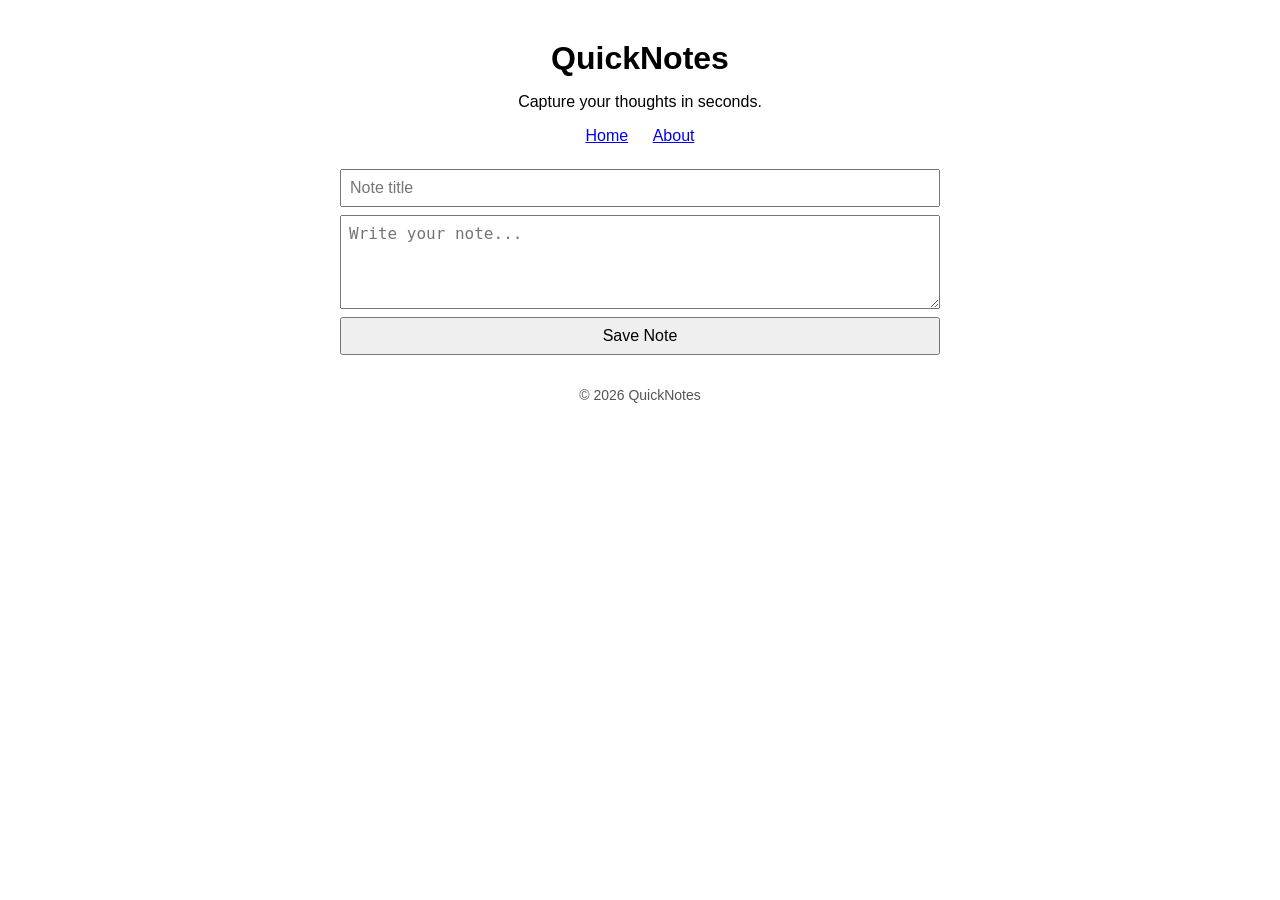
<file: index.html>
<!DOCTYPE html>
<html lang="en">
<head>
  <meta charset="UTF-8">
  <meta name="viewport" content="width=device-width, initial-scale=1.0">
  <title>QuickNotes</title>
  <style>
    body { font-family: Arial, sans-serif; max-width: 600px; margin: 40px auto; padding: 0 16px; }
    header { text-align: center; margin-bottom: 24px; }
    nav a { margin: 0 10px; }
    h1 { margin-bottom: 4px; }
    .note-form { display: flex; flex-direction: column; gap: 8px; margin-bottom: 24px; }
    input, textarea { padding: 8px; font-size: 16px; }
    button { padding: 8px; font-size: 16px; cursor: pointer; }
    .note { border: 1px solid #ccc; border-radius: 6px; padding: 12px; margin-bottom: 12px; }
    .note h3 { margin: 0 0 6px; }
    .note p { margin: 0 0 8px; white-space: pre-wrap; }
    footer { text-align: center; margin-top: 32px; font-size: 14px; color: #555; }
  </style>
</head>
<body>
  <header>
    <h1>QuickNotes</h1>
    <p>Capture your thoughts in seconds.</p>
    <nav>
      <a href="index.html">Home</a>
      <a href="about.html">About</a>
    </nav>
  </header>

  <main>
    <form id="note-form" class="note-form">
      <input type="text" id="note-title" placeholder="Note title" required>
      <textarea id="note-body" rows="4" placeholder="Write your note..."></textarea>
      <button type="submit">Save Note</button>
    </form>

    <div id="notes-list"></div>
  </main>

  <footer>
    <p>&copy; 2026 QuickNotes</p>
  </footer>

  <script>
    // STATE: all notes are stored in this array while the page is open
    let notes = [];

    // TODO 1: Add a new note to the notes array
    // Hint: build an object with an id, title, and body, then use notes.push()
    function addNote(title, body) {
      // TODO: your code here
    }

    // TODO 2: Remove a note from the notes array using its id
    // Hint: notes.filter() can keep every note except the one you want to delete
    function deleteNote(id) {
      // TODO: your code here
    }

    // TODO 3: Draw all notes on the screen
    // Hint: clear the notes-list div, loop through notes, and build HTML for each one
    function renderNotes() {
      // TODO: your code here
    }

    // TODO 4: Connect the form to addNote when the Save button is pressed
    // Hint: read the input values, call addNote, clear the form, then call renderNotes
    document.getElementById("note-form").addEventListener("submit", function (event) {
      event.preventDefault(); // stops the page from reloading when the form is submitted
      // TODO: your code here
    });

    renderNotes(); // draws the list when the page first loads
  </script>
</body>
</html>
</file>
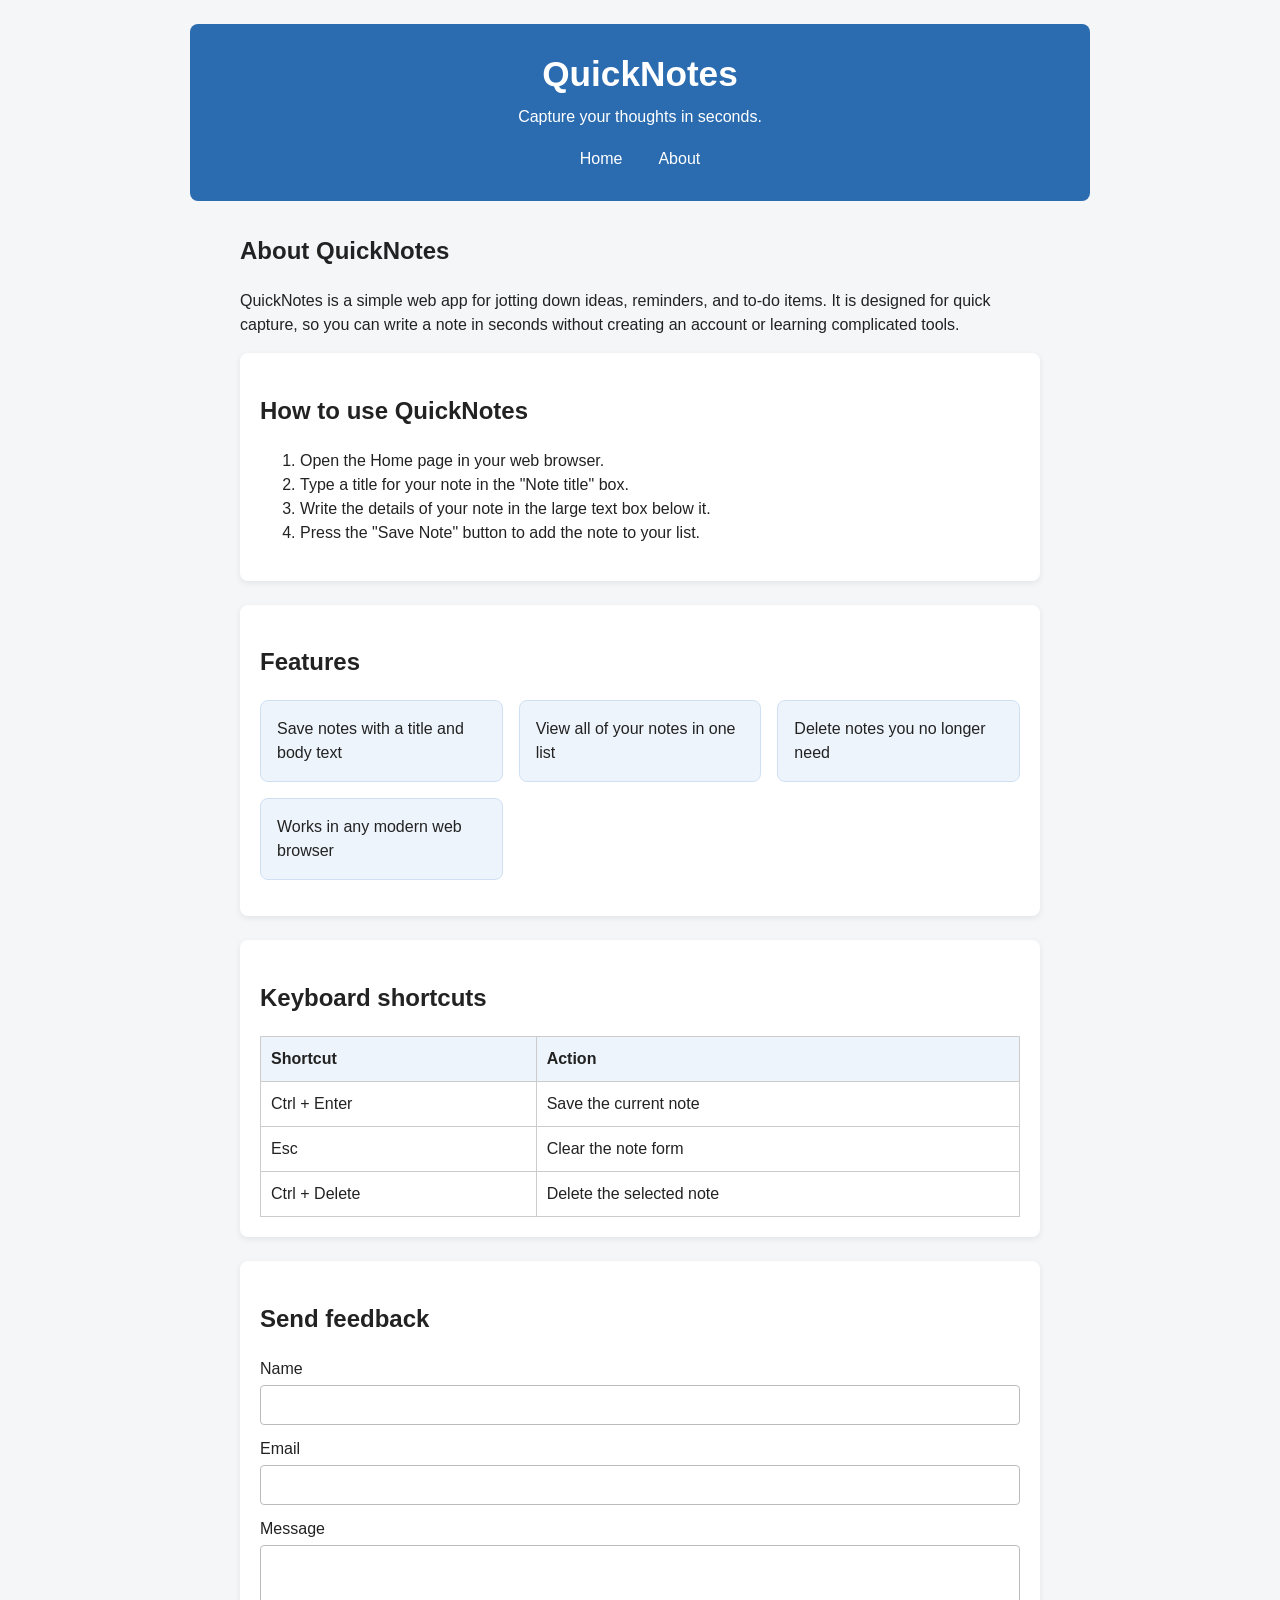
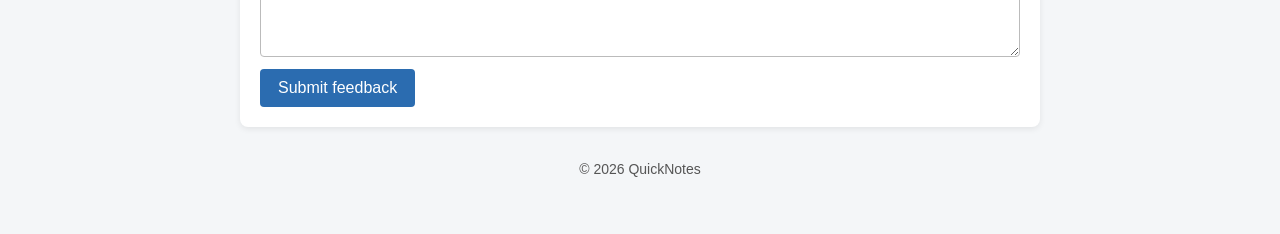
<file: about (1).html>
<!DOCTYPE html>
<html lang="en">
<head>
  <meta charset="UTF-8">
  <meta name="viewport" content="width=device-width, initial-scale=1.0">
  <title>About QuickNotes</title>
  <link rel="stylesheet" href="style.css">
</head>
<body>
  <header>
    <h1>QuickNotes</h1>
    <p>Capture your thoughts in seconds.</p>
    <nav>
      <a href="index.html">Home</a>
      <a href="about.html">About</a>
    </nav>
  </header>

  <main>
    <h2>About QuickNotes</h2>
    <p>QuickNotes is a simple web app for jotting down ideas, reminders, and to-do items. It is designed for quick capture, so you can write a note in seconds without creating an account or learning complicated tools.</p>

    <section>
      <h2>How to use QuickNotes</h2>
      <ol>
        <li>Open the Home page in your web browser.</li>
        <li>Type a title for your note in the "Note title" box.</li>
        <li>Write the details of your note in the large text box below it.</li>
        <li>Press the "Save Note" button to add the note to your list.</li>
      </ol>
    </section>

    <section>
      <h2>Features</h2>
      <ul class="features">
        <li>Save notes with a title and body text</li>
        <li>View all of your notes in one list</li>
        <li>Delete notes you no longer need</li>
        <li>Works in any modern web browser</li>
      </ul>
    </section>

    <section>
      <h2>Keyboard shortcuts</h2>
      <table>
        <thead>
          <tr>
            <th scope="col">Shortcut</th>
            <th scope="col">Action</th>
          </tr>
        </thead>
        <tbody>
          <tr>
            <td>Ctrl + Enter</td>
            <td>Save the current note</td>
          </tr>
          <tr>
            <td>Esc</td>
            <td>Clear the note form</td>
          </tr>
          <tr>
            <td>Ctrl + Delete</td>
            <td>Delete the selected note</td>
          </tr>
        </tbody>
      </table>
    </section>

    <section>
      <h2>Send feedback</h2>
      <form class="feedback-form" action="#" method="post">
        <div>
          <label for="feedback-name">Name</label>
          <input type="text" id="feedback-name" name="name" required>
        </div>
        <div>
          <label for="feedback-email">Email</label>
          <input type="email" id="feedback-email" name="email" required>
        </div>
        <div>
          <label for="feedback-message">Message</label>
          <textarea id="feedback-message" name="message" rows="5" required></textarea>
        </div>
        <button type="submit">Submit feedback</button>
      </form>
    </section>
  </main>

  <footer>
    <p>&copy; 2026 QuickNotes</p>
  </footer>
</body>
</html>
</file>
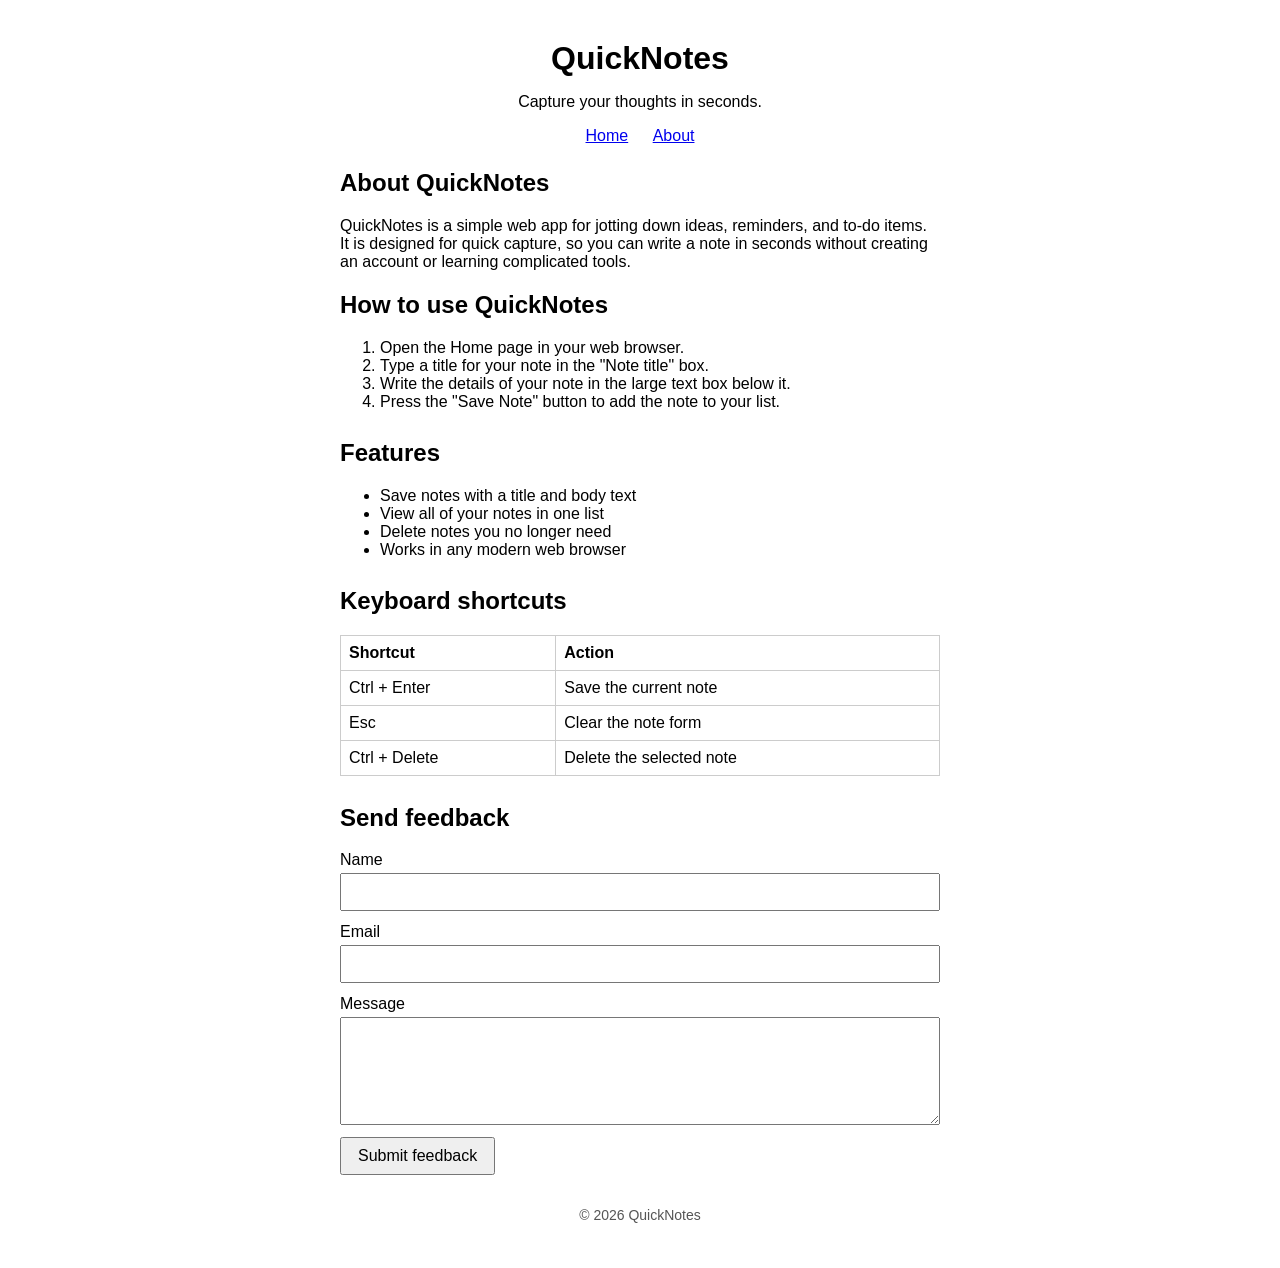
<file: about.html>
<!DOCTYPE html>
<html lang="en">
<head>
  <meta charset="UTF-8">
  <meta name="viewport" content="width=device-width, initial-scale=1.0">
  <title>About QuickNotes</title>
  <style>
    body { font-family: Arial, sans-serif; max-width: 600px; margin: 40px auto; padding: 0 16px; }
    header { text-align: center; margin-bottom: 24px; }
    nav a { margin: 0 10px; }
    h1 { margin-bottom: 4px; }
    section { margin-bottom: 28px; }
    table { border-collapse: collapse; width: 100%; }
    th, td { border: 1px solid #ccc; padding: 8px; text-align: left; }
    .feedback-form div { display: flex; flex-direction: column; gap: 4px; margin-bottom: 12px; }
    input, textarea { padding: 8px; font-size: 16px; }
    button { padding: 8px 16px; font-size: 16px; cursor: pointer; }
    footer { text-align: center; margin-top: 32px; font-size: 14px; color: #555; }
  </style>
</head>
<body>
  <header>
    <h1>QuickNotes</h1>
    <p>Capture your thoughts in seconds.</p>
    <nav>
      <a href="index.html">Home</a>
      <a href="about.html">About</a>
    </nav>
  </header>

  <main>
    <h2>About QuickNotes</h2>
    <p>QuickNotes is a simple web app for jotting down ideas, reminders, and to-do items. It is designed for quick capture, so you can write a note in seconds without creating an account or learning complicated tools.</p>

    <section>
      <h2>How to use QuickNotes</h2>
      <ol>
        <li>Open the Home page in your web browser.</li>
        <li>Type a title for your note in the "Note title" box.</li>
        <li>Write the details of your note in the large text box below it.</li>
        <li>Press the "Save Note" button to add the note to your list.</li>
      </ol>
    </section>

    <section>
      <h2>Features</h2>
      <ul>
        <li>Save notes with a title and body text</li>
        <li>View all of your notes in one list</li>
        <li>Delete notes you no longer need</li>
        <li>Works in any modern web browser</li>
      </ul>
    </section>

    <section>
      <h2>Keyboard shortcuts</h2>
      <table>
        <thead>
          <tr>
            <th scope="col">Shortcut</th>
            <th scope="col">Action</th>
          </tr>
        </thead>
        <tbody>
          <tr>
            <td>Ctrl + Enter</td>
            <td>Save the current note</td>
          </tr>
          <tr>
            <td>Esc</td>
            <td>Clear the note form</td>
          </tr>
          <tr>
            <td>Ctrl + Delete</td>
            <td>Delete the selected note</td>
          </tr>
        </tbody>
      </table>
    </section>

    <section>
      <h2>Send feedback</h2>
      <form class="feedback-form" action="#" method="post">
        <div>
          <label for="feedback-name">Name</label>
          <input type="text" id="feedback-name" name="name" required>
        </div>
        <div>
          <label for="feedback-email">Email</label>
          <input type="email" id="feedback-email" name="email" required>
        </div>
        <div>
          <label for="feedback-message">Message</label>
          <textarea id="feedback-message" name="message" rows="5" required></textarea>
        </div>
        <button type="submit">Submit feedback</button>
      </form>
    </section>
  </main>

  <footer>
    <p>&copy; 2026 QuickNotes</p>
  </footer>
</body>
</html>
</file>
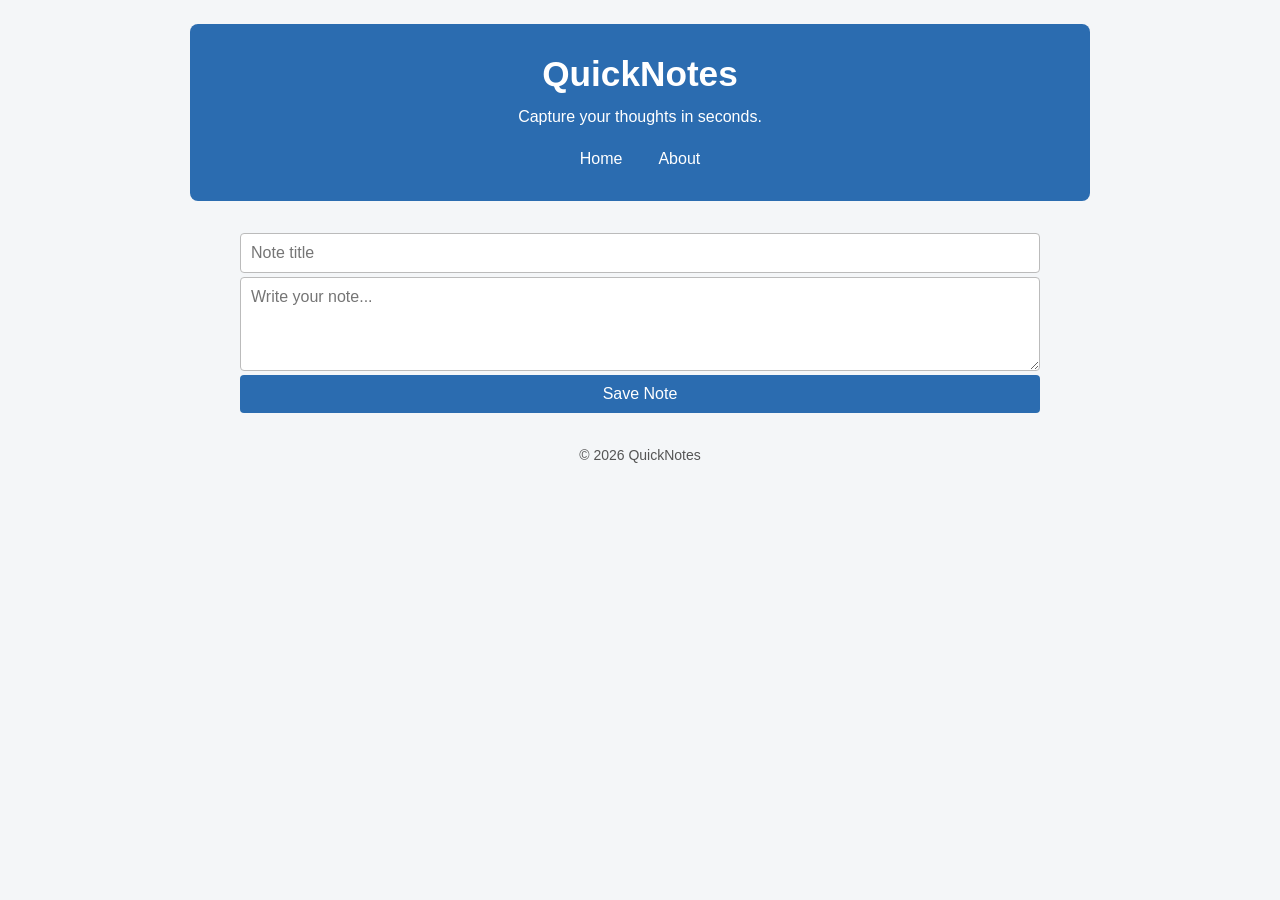
<file: index (1).html>
<!DOCTYPE html>
<html lang="en">
<head>
  <meta charset="UTF-8">
  <meta name="viewport" content="width=device-width, initial-scale=1.0">
  <title>QuickNotes</title>
  <link rel="stylesheet" href="style.css">
</head>
<body>
  <header>
    <h1>QuickNotes</h1>
    <p>Capture your thoughts in seconds.</p>
    <nav>
      <a href="index.html">Home</a>
      <a href="about.html">About</a>
    </nav>
  </header>

  <main>
    <form id="note-form" class="note-form">
      <input type="text" id="note-title" placeholder="Note title" required>
      <textarea id="note-body" rows="4" placeholder="Write your note..."></textarea>
      <button type="submit">Save Note</button>
    </form>

    <div id="notes-list"></div>
  </main>

  <footer>
    <p>&copy; 2026 QuickNotes</p>
  </footer>

  <script>
    // STATE: all notes are stored in this array while the page is open
    let notes = [];

    // TODO 1: Add a new note to the notes array
    // Hint: build an object with an id, title, and body, then use notes.push()
    function addNote(title, body) {
      // TODO: your code here
    }

    // TODO 2: Remove a note from the notes array using its id
    // Hint: notes.filter() can keep every note except the one you want to delete
    function deleteNote(id) {
      // TODO: your code here
    }

    // TODO 3: Draw all notes on the screen
    // Hint: clear the notes-list div, loop through notes, and build HTML for each one
    function renderNotes() {
      // TODO: your code here
    }

    // TODO 4: Connect the form to addNote when the Save button is pressed
    // Hint: read the input values, call addNote, clear the form, then call renderNotes
    document.getElementById("note-form").addEventListener("submit", function (event) {
      event.preventDefault(); // stops the page from reloading when the form is submitted
      // TODO: your code here
    });

    renderNotes(); // draws the list when the page first loads
  </script>
</body>
</html>
</file>
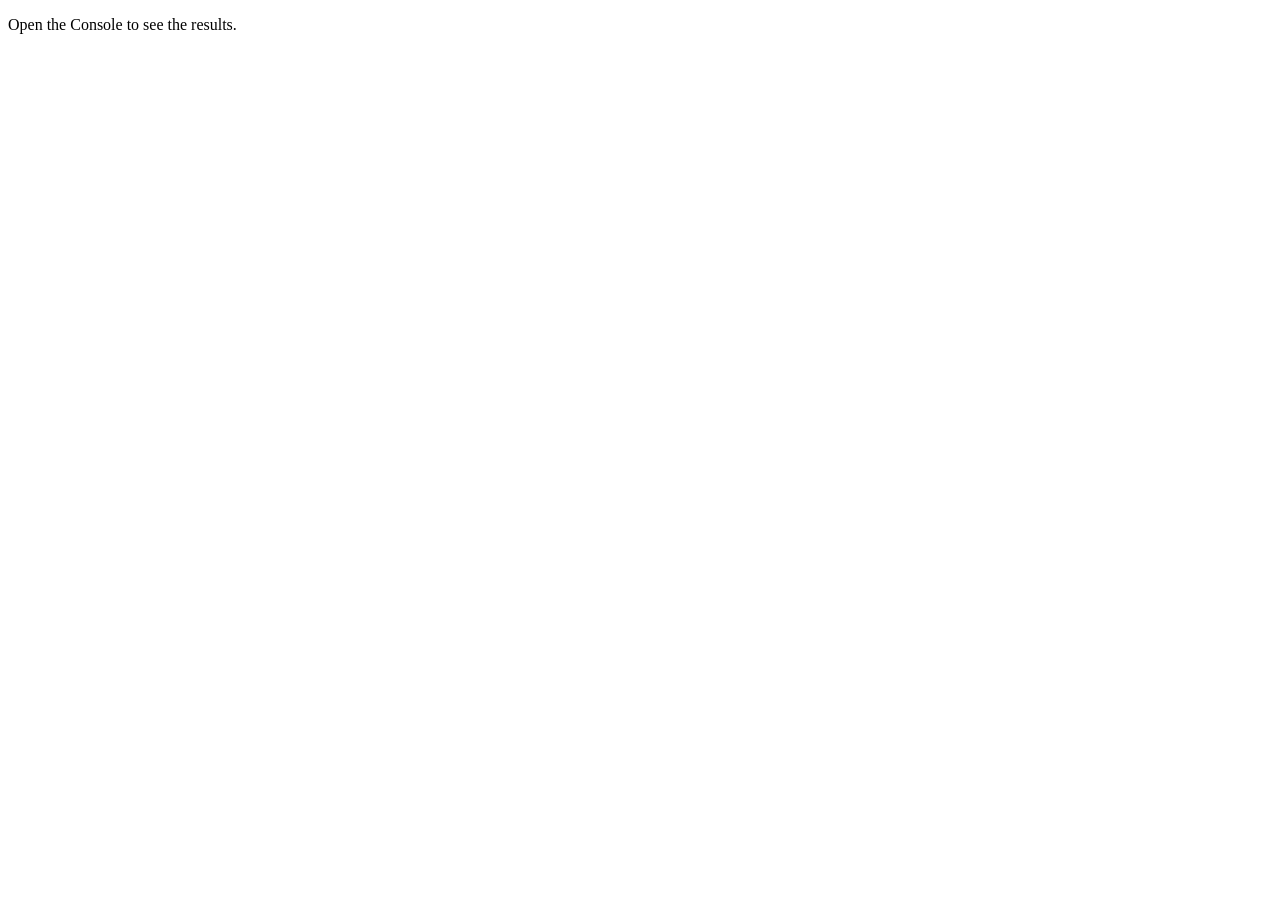
<file: day3/index (2).html>
<!DOCTYPE html>
<html lang="en">
<head>
  <meta charset="UTF-8">
  <meta name="viewport" content="width=device-width, initial-scale=1.0">
  <title>Notes Toolkit</title>
  <script src="script.js" defer></script>
</head>
<body>
  <p>Open the Console to see the results.</p>
</body>
</html>
</file>
<file: style.css>
/* 1. RESET: make every element size itself the same way */
*,
*::before,
*::after {
  box-sizing: border-box;
}

/* 2. BASE: page-wide defaults */
body {
  font-family: Arial, sans-serif;
  line-height: 1.5;
  color: #222;
  background-color: #f4f6f8;
  margin: 0;
  padding: 0 16px 40px;
}

/* 3. HEADER */
header {
  max-width: 900px;
  margin: 24px auto 0;
  padding: 24px 16px;
  text-align: center;
  background-color: #2b6cb0;
  color: #ffffff;
  border-radius: 8px;
}

header h1 {
  margin: 0 0 4px;
  font-size: 2.2rem;
}

header p {
  margin: 0 0 12px;
}

/* 4. NAVIGATION: links in a centred row using Flexbox */
nav {
  display: flex;
  justify-content: center;
  gap: 16px;
}

nav a {
  color: #ffffff;
  text-decoration: none;
  padding: 6px 10px;
  border-radius: 4px;
  transition: background-color 0.2s ease;
}

nav a:hover,
nav a:focus {
  background-color: #1e4e8c;
}

/* 5. MAIN: centred content with a maximum width */
main {
  max-width: 800px;
  margin: 32px auto;
}

/* 6. SECTIONS: white cards */
section {
  background-color: #ffffff;
  border-radius: 8px;
  box-shadow: 0 2px 6px rgba(0, 0, 0, 0.08);
  padding: 20px;
  margin-bottom: 24px;
}

/* 7. FEATURES: responsive grid of cards */
.features {
  display: grid;
  grid-template-columns: repeat(auto-fit, minmax(180px, 1fr));
  gap: 16px;
  list-style: none;
  padding: 0;
}

.features li {
  background-color: #eef4fb;
  border: 1px solid #cfe0f5;
  border-radius: 8px;
  padding: 16px;
}

/* 8. TABLE: borders and padding on cells */
table {
  width: 100%;
  border-collapse: collapse;
}

th,
td {
  border: 1px solid #cccccc;
  padding: 10px;
  text-align: left;
}

th {
  background-color: #eef4fb;
}

/* 9. FORMS: full-width fields stacked vertically */
.feedback-form div,
.note-form {
  display: flex;
  flex-direction: column;
  gap: 4px;
  margin-bottom: 12px;
}

input,
textarea {
  width: 100%;
  padding: 10px;
  font-size: 16px;
  border: 1px solid #bbbbbb;
  border-radius: 4px;
  font-family: inherit;
}

/* 10. BUTTONS: colour and size change with transitions */
button {
  padding: 10px 18px;
  font-size: 16px;
  color: #ffffff;
  background-color: #2b6cb0;
  border: none;
  border-radius: 4px;
  cursor: pointer;
  transition: background-color 0.2s ease, transform 0.1s ease;
}

button:hover {
  background-color: #1e4e8c;
}

button:active {
  transform: scale(0.98);
}

/* 11. FOOTER */
footer {
  text-align: center;
  margin-top: 32px;
  font-size: 14px;
  color: #555555;
}

/* 12. MEDIA QUERY: smaller header and padding on phones */
@media (max-width: 600px) {
  header {
    padding: 16px 12px;
  }

  header h1 {
    font-size: 1.6rem;
  }

  nav a {
    padding: 4px 6px;
  }

  section {
    padding: 16px;
  }
}
</file>
